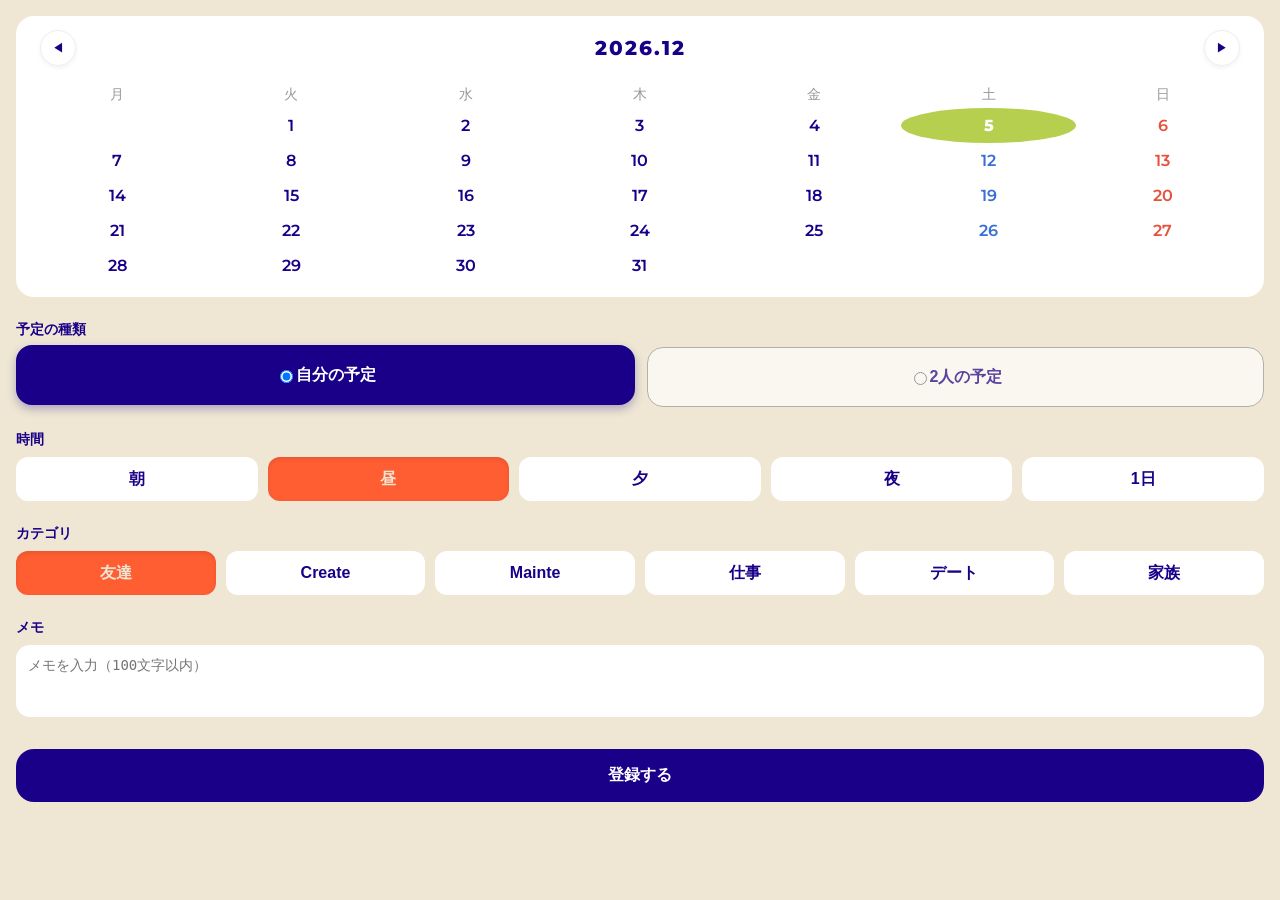
<file: index.html>
<!DOCTYPE html>
<html lang="ja">
 <head>
  <meta charset="UTF-8" />
  <title>予定登録</title>
  <meta name="viewport" content="width=device-width, initial-scale=1.0" />
  <link rel="stylesheet" href="style.css">

  <!-- フォント -->
  <link href="https://fonts.googleapis.com/css2?family=Montserrat:wght@300;600&family=Noto+Sans+JP:wght@400;600&display=swap" rel="stylesheet">
  <script src="https://static.line-scdn.net/liff/edge/2/sdk.js"></script>

 </head>

 <body>

  <!-- カレンダー -->
  <div class="calendar">
    <div class="calendar-header">
      <button id="prevMonth">◀︎</button>
      <span id="currentMonth">2025年1月</span>
      <button id="nextMonth">▶︎</button>
    </div>

    <div class="weekdays">
      <div>月</div><div>火</div><div>水</div><div>木</div><div>金</div><div>土</div><div>日</div>
    </div>
    <div class="dates" id="calendarDays"></div>
  </div>

  <!-- 予定タイプ -->
  <h2>予定の種類</h2>
  <div class="type-selection">
   <label class="type-btn">
    <input type="radio" name="scheduleType" value="me" checked> <span class="type-label">自分の予定</span>
   </label>
    <label class="type-btn">
     <input type="radio" name="scheduleType" value="both"> <span class="type-label">2人の予定</span>
    </label>
  </div>

  <!-- 時間 -->
  <h2>時間</h2>
  <div class="button-group time-group">
    <div class="btn">朝</div>
    <div class="btn selected">昼</div>
    <div class="btn">夕</div>
    <div class="btn">夜</div>
    <div class="btn">1日</div>
  </div>

  <!-- カテゴリ -->
  <h2>カテゴリ</h2>
  <div class="button-group category-group">
    <div class="btn selected">友達</div>
    <div class="btn">Create</div>
    <div class="btn">Mainte</div>
    <div class="btn">仕事</div>
    <div class="btn">デート</div>
    <div class="btn">家族</div>
  </div>

  <!-- メモ -->
  <h2>メモ</h2>
  <textarea rows="3" placeholder="メモを入力（100文字以内）"></textarea>

  <!-- 登録 -->
  <button class="submit" id="submitBtn">登録する</button>
  <script src="register.js"></script>
 </body>
</html>
</file>
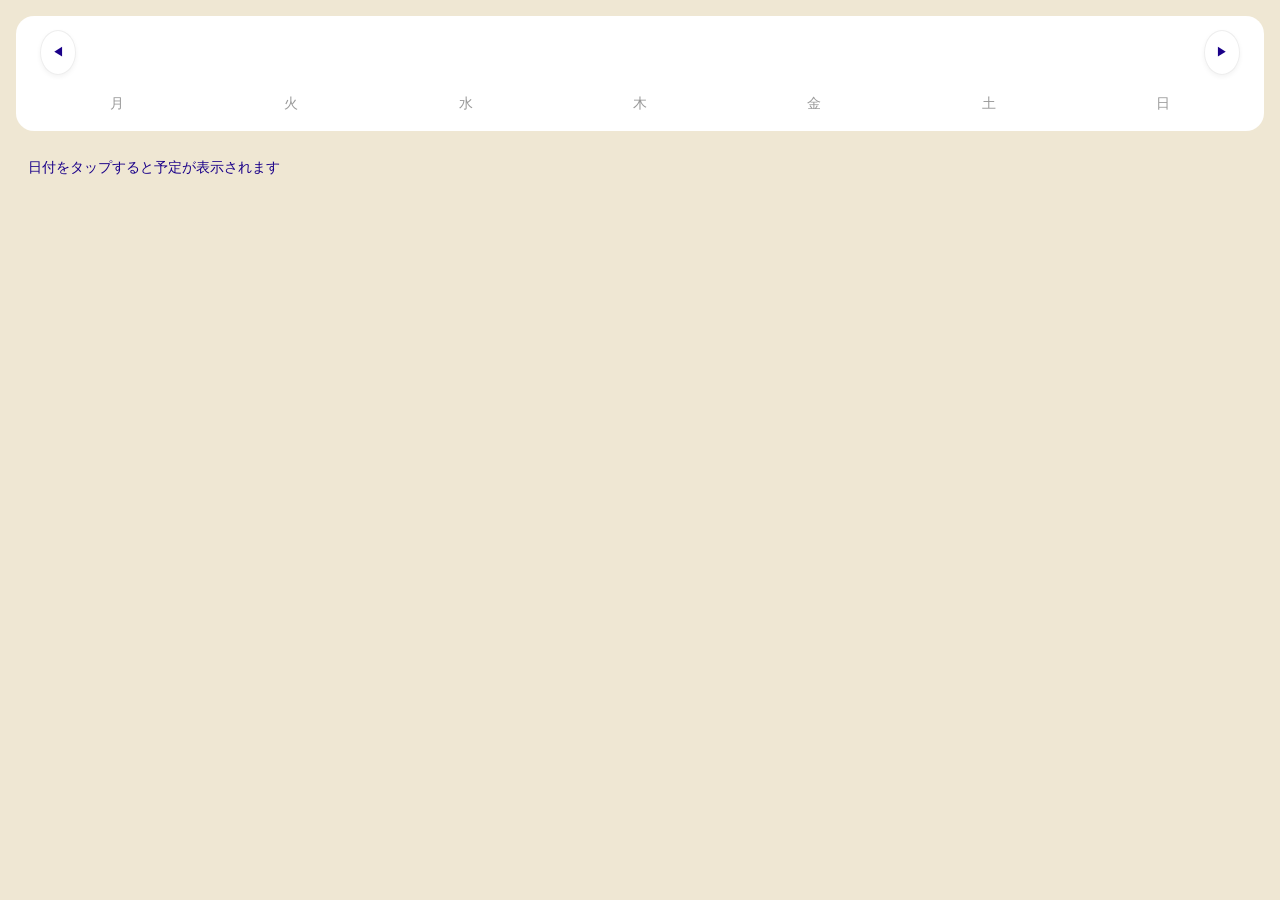
<file: detail.html>
<!DOCTYPE html>
<html lang="ja">
<head>
  <meta charset="UTF-8" />
  <title>予定確認</title>
  <meta name="viewport" content="width=device-width, initial-scale=1.0">
  <link rel="stylesheet" href="style-view.css?v=2">
  <script src="script-view.js?v=2" defer></script>
</head>
<body>
  <!-- カレンダー -->
  <div class="calendar">
    <div class="calendar-header">
      <button id="prevMonth">◀︎</button>
      <span id="currentMonth"></span>
      <button id="nextMonth">▶︎</button>
    </div>

    <div class="weekdays">
      <div>月</div><div>火</div><div>水</div>
      <div>木</div><div>金</div><div>土</div><div>日</div>
    </div>

    <div class="dates" id="calendarDays"></div>
  </div>
  
  <!-- 選択日の予定 -->
  <div id="scheduleList" style="
    margin-top: 16px;
    background: #transparent;
    border-radius: 16px;
    padding: 12px;
    min-height: 60px;
    font-size: 14px;
    ">
    日付をタップすると予定が表示されます
  </div>
  
</body>
</html>
</file>
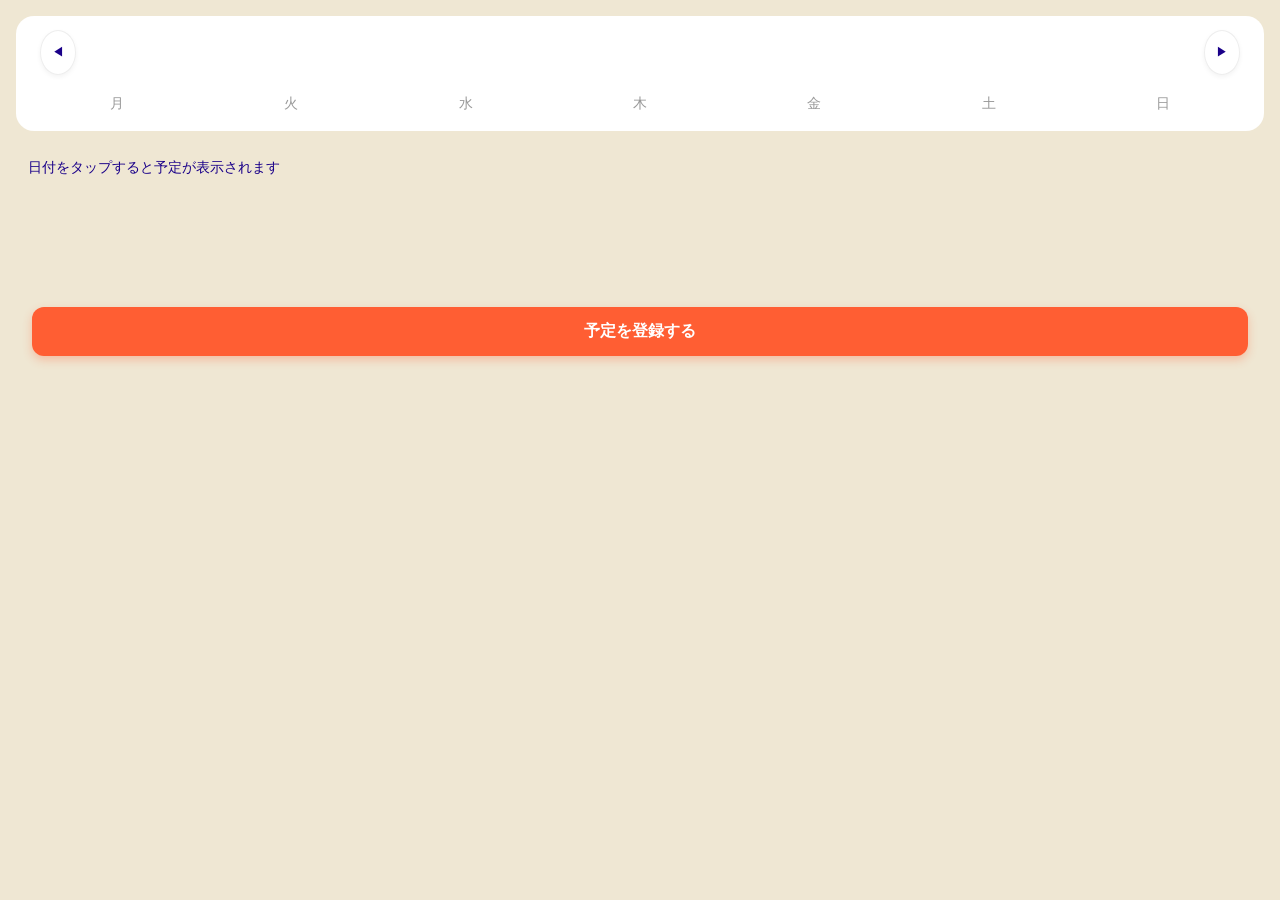
<file: view.html>
<!DOCTYPE html>
<html lang="ja">
<head>
  <meta charset="UTF-8" />
  <title>予定確認</title>
  <meta name="viewport" content="width=device-width, initial-scale=1.0">
  <link rel="stylesheet" href="style-view.css?v=2">
  <script src="script-view.js?v=2" defer></script>
</head>
<body>
  <!-- カレンダー -->
  <div class="calendar">
    <div class="calendar-header">
      <button id="prevMonth">◀︎</button>
      <span id="currentMonth"></span>
      <button id="nextMonth">▶︎</button>
    </div>

    <div class="weekdays">
      <div>月</div><div>火</div><div>水</div>
      <div>木</div><div>金</div><div>土</div><div>日</div>
    </div>

    <div class="dates" id="calendarDays"></div>
  </div>
  
  <!-- 選択日の予定 -->
  <div id="scheduleList" style="
    margin-top: 16px;
    background: #transparent;
    border-radius: 16px;
    padding: 12px;
    min-height: 60px;
    font-size: 14px;
    ">
    日付をタップすると予定が表示されます
  </div>
</body>
  
  <div style="padding: 0 16px; margin-bottom: 10px;">
   <button id="goToInput" class="main-button">予定を登録する</button>
  </div>
  
</html>
</file>
<file: style.css>
/* =========================
      基本設定
   ========================= */
   :root {
     --dark-blue: #1A0089;
     --orange: #FF5E33;
     --cream: #EFE7D3;
     --green: #B7CF4F;
     --gray: #999;
    }

   * {
     box-sizing: border-box;
    }

   body {
     margin: 0;
     padding: 16px;
     background: var(--cream);
     font-family: -apple-system, BlinkMacSystemFont,
       "Helvetica Neue", "Segoe UI", sans-serif;
     color: var(--dark-blue);
    }

   /* =========================
      見出し
   ========================= */
   h2 {
     font-size: 14px;
     font-weight: 600;
     margin: 24px 0 8px;
    }

   /* =========================
      カレンダー
   ========================= */
   .calendar {
     background: #fff;
     border-radius: 18px;
     padding: 14px;
    }

   .calendar-header {
     display: flex;
     justify-content: space-between;
     align-items: center;
     margin-bottom: 20px; /* 少しスキマを広げる */
     padding: 0 10px; /* 左右に少し余裕を */ 
    }

   .calendar-header span {
     font-family: 'Montserrat', sans-serif;
     font-size: 20px;
     letter-spacing: 2px;
     font-weight: 800;
     color: #1A0089
    }

    .calendar-header button {
      width: 36px;
      height: 36px;
      border-radius: 50%; /* まん丸！ */
      border: 1px solid #eee; /* 薄いグレーの線 */
      background: #fff;
      color: #1A0089;
      font-size: 12px; /* 記号の大きさ */
      display: flex;
      align-items: center;
      justify-content: center;
      cursor: pointer;
      box-shadow: 0 2px 5px rgba(0,0,0,0.05); /* ほんのり影 */
      transition: all 0.2s;
      -webkit-appearance: none; /* iPhoneでボタンが変な形になるのを防ぐ */
    }

   .weekdays,
   .dates {
     display: grid;
     grid-template-columns: repeat(7, 1fr);
     text-align: center;
    }

   .weekdays div {
     font-size: 14px;
     color: var(--gray);
     margin-bottom: 4px;
    }

   .dates div {
     font-family: 'Montserrat', sans-serif;
     font-weight: 600;
     padding: 8px 0;
     border-radius: 10px;
    }

   /*.dates div:hover {
     background: rgba(0,0,0,0.04);
    }*/

   .dates .selected {
     background: var(--orange);
     color: #fff;
    }

   .dates div.today {
     background-color: #B7CF4F !important; /* あの黄緑色 */
     color: #ffffff !important;           /* 文字を白くして読みやすく */
     border-radius: 50% !important;        /* まん丸にする */
     border: none !important;              /* 枠線を消してスッキリ */
     font-weight: 800 !important;          /* 数字を太くして強調 */
    }
    

   /* マーク用（後でJSから追加される想定） */
   .dates .mark {
     position: absolute;
     bottom: 2px;
     left: 50%;
     transform: translateX(-50%);
     font-size: 12px;
    }

    /* 日曜 */
    .sunday {
      color: #E5533D; /* 赤っぽい */
    }

    /* 土曜 */
    .saturday {
      color: #3A6FD8; /* 青っぽい */
    }
    
    /* 今日かつ選択されている時は、オレンジを優先する！ */
    .dates div.today.selected,
    .dates div.selected {
      background-color: var(--orange) !important;
      color: #fff !important;
      border-radius: 50% !important;
    }

    /* 日付セルの位置を基準にする */
    .dates div {
      position: relative; 
    }

    /* 絵文字を入れる場所の指定 */
    .dates .mark {
     position: absolute;
      bottom: -2px;      /* 数字のすぐ下に配置 */
      left: 50%;
      transform: translateX(-50%);
      font-size: 10px;   /* 絵文字を小さめに表示 */
      line-height: 1;
      pointer-events: none; /* クリックの邪魔をしない */
    }


    /* =========================
      ボタン系（予定の種類）
    ========================= */
　　 /* 1. ラジオボタン（ポチ）を消す */
    .type-selection input[type="radio"] {
      display: none !important;
    }

    /* 2つのボタンを横に並べる */
    .type-selection {
      display: flex;
      gap: 12px;
      margin-top: 8px;
    }

    /* ボタンの基本の見た目（主役っぽく！） */
    .type-btn {
      flex: 1; /* 同じ幅で広がる */
      height: 60px; /* 他のボタンより少し高くして主役感を出す */
      display: flex;
      align-items: center;
      justify-content: center;
      background: white;
      border: 2px solid var(--dark-blue);
      border-radius: 16px;
      cursor: pointer;
      transition: all 0.2s ease;
      font-weight: bold;
      font-size: 16px;
     }

    /* ✅ チェック（選択）された時のデザイン */
    .type-btn:has(input:checked) {
      background-color: #1A0089;
      color: white;
      transform: translateY(-2px); /* 少し浮き上がる */
      box-shadow: 0 4px 10px rgba(26, 0, 137, 0.3);
    }
 
    /* 選択されてない時は少し薄くする */
    .type-btn:not(:has(input:checked)) {
      opacity: 0.7;
      border: 1px solid var(--gray);
    }


   /* =========================
      ボタン系（時間・カテゴリ）
   ========================= */
   .button-group {
     display: grid;
     grid-template-columns: repeat(auto-fit, minmax(80px, 1fr));
     flex-wrap: wrap;
     gap: 10px;
    }

   .btn {
     height: 44px;
     display: flex;
     align-items: center;
     justify-content: center;
     border-radius: 12px;
     font-weight: bold;
     background: white;
    }

   /*.btn:hover {
     background: rgba(0,0,0,0.04);
    }*/

   .btn.selected {
     background-color: #ff5e33;
     color: #efe7d3;
     box-shadow: inset 0 2px 4px rgba(0, 0, 0, 0.1);
    }

   /* =========================
      メモ
   ========================= */
   textarea {
     width: 100%;
     border-radius: 14px;
     border:none;
     padding: 12px;
     font-size: 14px;
     resize: none;
    }

   /* =========================
      登録ボタン（最重要）
   ========================= */
   .submit {
     margin-top: 28px;
     width: 100%;
     padding: 16px;
     border-radius: 18px;
     border: none;
     background: var(--dark-blue);
     color: #fff;
     font-size: 16px;
     font-weight: 600;
     cursor: pointer;
     transition: transform 0.1s ease, background 0.2s ease;
    }

   .submit:active {
     transform: scale(0.97);
     background: var(--orange);
    }
</file>
<file: style-view.css>
/* =========================
      基本設定
   ========================= */
   :root {
     --dark-blue: #1A0089;
     --orange: #FF5E33;
     --cream: #EFE7D3;
     --green: #B7CF4F;
     --gray: #999;
    }

   * {
     box-sizing: border-box;
    }

   body {
     margin: 0;
     padding: 16px;
     background: var(--cream);
     font-family: -apple-system, BlinkMacSystemFont,
       "Helvetica Neue", "Segoe UI", sans-serif;
     color: var(--dark-blue);
    }

   /* =========================
      見出し
   ========================= */
   h2 {
     font-size: 14px;
     font-weight: 600;
     margin: 24px 0 8px;
    }

   /* =========================
      カレンダー
   ========================= */
   .calendar {
     background: #fff;
     border-radius: 18px;
     padding: 14px;
    }

   .calendar-header {
     display: flex;
     justify-content: space-between;
     align-items: center;
     margin-bottom: 20px; /* 少しスキマを広げる */
     padding: 0 10px; /* 左右に少し余裕を */ 
    }

   .calendar-header span {
     font-family: 'Montserrat', sans-serif;
     font-size: 20px;
     letter-spacing: 2px;
     font-weight: 800;
     color: #1A0089
    }

    .calendar-header button {
      width: 36px;
      height: 45px;
      border-radius: 50%; /* まん丸！ */
      border: 1px solid #eee; /* 薄いグレーの線 */
      background: #fff;
      color: #1A0089;
      font-size: 12px; /* 記号の大きさ */
      display: flex;
      align-items: center;
      justify-content: center;
      cursor: pointer;
      box-shadow: 0 2px 5px rgba(0,0,0,0.05); /* ほんのり影 */
      transition: all 0.2s;
      -webkit-appearance: none; /* iPhoneでボタンが変な形になるのを防ぐ */
    }

   .weekdays,
   .dates {
     display: grid;
     grid-template-columns: repeat(7, 1fr);
     text-align: center;
    }

   .weekdays div {
     font-size: 14px;
     color: var(--gray);
     margin-bottom: 4px;
    }

   .dates div {
     font-family: 'Montserrat', sans-serif;
     font-weight: 600;
     padding: 8px 0;
     border-radius: 10px;
    }

   /*.dates div:hover {
     background: rgba(0,0,0,0.04);
    }*/

   .dates .selected {
     background: var(--orange);
     color: #fff;
    }

   .dates div.today {
     background-color: #B7CF4F !important; /* あの黄緑色 */
     color: #ffffff !important;           /* 文字を白くして読みやすく */
     border-radius: 50% !important;        /* まん丸にする */
     border: none !important;              /* 枠線を消してスッキリ */
     font-weight: 800 !important;          /* 数字を太くして強調 */
    }
    

   /* マーク用（後でJSから追加される想定） */
   .dates .mark {
     position: absolute;
     bottom: 2px;
     left: 50%;
     transform: translateX(-50%);
     font-size: 12px;
    }

    /* 日曜 */
    .sunday {
      color: #E5533D; /* 赤っぽい */
    }

    /* 土曜 */
    .saturday {
      color: #3A6FD8; /* 青っぽい */
    }
    
    /* 今日かつ選択されている時は、オレンジを優先する！ */
    .dates div.today.selected,
    .dates div.selected {
      background-color: var(--orange) !important;
      color: #fff !important;
      border-radius: 50% !important;
    }

    /* 日付セルの位置を基準にする */
    .dates div {
      position: relative; 
    }

    /* 絵文字を入れる場所の指定 */
    .dates .mark {
     position: absolute;
      bottom: -2px;      /* 数字のすぐ下に配置 */
      left: 50%;
      transform: translateX(-50%);
      font-size: 10px;   /* 絵文字を小さめに表示 */
      line-height: 1;
      pointer-events: none; /* クリックの邪魔をしない */
    }


    /* =========================
      ボタン系（予定の種類）
    ========================= */
    /* 1. ラジオボタン（ポチ）を消す */
    .type-selection input[type="radio"] {
      display: none !important;
    }

    /* 2つのボタンを横に並べる */
    .type-selection {
      display: flex;
      gap: 12px;
      margin-top: 8px;
    }

    /* ボタンの基本の見た目（主役っぽく！） */
    .type-btn {
      flex: 1; /* 同じ幅で広がる */
      height: 60px; /* 他のボタンより少し高くして主役感を出す */
      display: flex;
      align-items: center;
      justify-content: center;
      background: white;
      border: 2px solid var(--dark-blue);
      border-radius: 16px;
      cursor: pointer;
      transition: all 0.2s ease;
      font-weight: bold;
      font-size: 16px;
     }

    /* ✅ チェック（選択）された時のデザイン */
    .type-btn:has(input:checked) {
      background-color: #1A0089;
      color: white;
      transform: translateY(-2px); /* 少し浮き上がる */
      box-shadow: 0 4px 10px rgba(26, 0, 137, 0.3);
    }
 
    /* 選択されてない時は少し薄くする */
    .type-btn:not(:has(input:checked)) {
      opacity: 0.7;
      border: 1px solid var(--gray);
    }


   /* =========================
      ボタン系（時間・カテゴリ）
   ========================= */
   .button-group {
     display: grid;
     grid-template-columns: repeat(auto-fit, minmax(80px, 1fr));
     flex-wrap: wrap;
     gap: 10px;
    }

   .btn {
     height: 44px;
     display: flex;
     align-items: center;
     justify-content: center;
     border-radius: 12px;
     font-weight: bold;
     background: white;
    }

   /*.btn:hover {
     background: rgba(0,0,0,0.04);
    }*/

   .btn.selected {
     background-color: #ff5e33;
     color: #efe7d3;
     box-shadow: inset 0 2px 4px rgba(0, 0, 0, 0.1);
    }

   /* =========================
      メモ
   ========================= */
   textarea {
     width: 100%;
     border-radius: 14px;
     border:none;
     padding: 12px;
     font-size: 14px;
     resize: none;
    }

   /* =========================
      登録ボタン（最重要）
   ========================= */
   .submit {
     margin-top: 28px;
     width: 100%;
     padding: 16px;
     border-radius: 18px;
     border: none;
     background: var(--dark-blue);
     color: #fff;
     font-size: 16px;
     font-weight: 600;
     cursor: pointer;
     transition: transform 0.1s ease, background 0.2s ease;
    }

   .submit:active {
     transform: scale(0.97);
     background: var(--orange);
    }

    /* カード全体のスタイル */
.schedule-card-new {
  display: flex;
  align-items: center;
  background: #fff;
  border-radius: 20px;
  padding: 12px 16px;
  margin-bottom: 12px;
  box-shadow: 0 4px 6px rgba(0,0,0,0.05);
}

/* 左：アイコン部分 */
.card-left {
  text-align: center;
  min-width: 60px;
  margin-right: 12px;
}
.owner-icon { font-size: 30px; }
.owner-name { 
  font-size: 10px; 
  font-weight: bold; 
  color: #1A0089; 
  margin-top: 2px;
}

/* 中：テキスト部分 */
.card-body {
  flex-grow: 1;
}
.tag-row {
  display: flex;
  gap: 5px;
  margin-bottom: 6px;
}
.category-tag {
  border: 2px solid #1A0089;
  color: #1A0089;
  background: #fff;
  border-radius: 20px;
  padding: 2px 12px;
  font-size: 11px;
  font-weight: bold;
}
.time-tag {
  background: #1A0089;
  color: #fff;
  border-radius: 20px;
  padding: 2px 10px;
  font-size: 11px;
}
.memo-text {
  font-size: 14px;
  color: #333;
  font-weight: 500;
}

/* 右：丸ボタン */
.card-right {
  display: flex;
  gap: 8px;
  margin-left: 10px;
}
.edit-circle-btn, .delete-circle-btn {
  width: 40px;
  height: 40px;
  border-radius: 50%;
  border: none;
  display: flex;
  align-items: center;
  justify-content: center;
  cursor: pointer;
  transition: 0.2s;
}
.edit-circle-btn { background: #C0C0C0; }
.delete-circle-btn { background: #FF724C; }

.edit-circle-btn:active, .delete-circle-btn:active {
  transform: scale(0.9);
}
/* カード全体のスタイル */
.schedule-card-new {
  display: flex;
  align-items: center;
  background: #fff;
  border-radius: 20px;
  padding: 12px 16px;
  margin-bottom: 12px;
  box-shadow: 0 4px 6px rgba(0,0,0,0.05);
}

/* 左：アイコン部分 */
.card-left {
  text-align: center;
  min-width: 60px;
  margin-right: 12px;
}
.owner-icon { font-size: 30px; }
.owner-name { 
  font-size: 10px; 
  font-weight: bold; 
  color: #1A0089; 
  margin-top: 2px;
}

/* 中：テキスト部分 */
.card-body {
  flex-grow: 1;
}
.tag-row {
  display: flex;
  gap: 5px;
  margin-bottom: 6px;
}
.category-tag {
  border: 2px solid #1A0089;
  color: #1A0089;
  background: #fff;
  border-radius: 20px;
  padding: 2px 12px;
  font-size: 11px;
  font-weight: bold;
}
.time-tag {
  background: #1A0089;
  color: #fff;
  border-radius: 20px;
  padding: 2px 10px;
  font-size: 11px;
}
.memo-text {
  font-size: 14px;
  color: #333;
  font-weight: 500;
}

/* 右：丸ボタン */
.card-right {
  display: flex;
  gap: 8px;
  margin-left: 10px;
}
.edit-circle-btn, .delete-circle-btn {
  width: 40px;
  height: 40px;
  border-radius: 50%;
  border: none;
  display: flex;
  align-items: center;
  justify-content: center;
  cursor: pointer;
  transition: 0.2s;
}
.edit-circle-btn { background: #C0C0C0; }
.delete-circle-btn { background: #FF724C; }

.edit-circle-btn:active, .delete-circle-btn:active {
  transform: scale(0.9);
}

/* ボタンの入れ物を画面の底に固定する */
.bottom-button-container {
  position: fixed;      /* 画面に固定 */
  bottom: 0;            /* 一番下にピタッ */
  left: 0;
  right: 0;
  padding: 16px 20px 30px; /* 下側に少し余裕を持たせる（スマホのバー対策） */
  background: linear-gradient(to top, rgba(255,255,255,1) 70%, rgba(255,255,255,0)); /* 背景を少し白くぼかすと文字と重なっても読みやすい */
  z-index: 1000;        /* カレンダーより必ず上に表示 */
}

/* ボタン本体のデザイン */
.main-button {
  width: 100%;
  padding: 16px;
  background-color: #FF5E33; /* オレンジ */
  color: white;
  border: none;
  border-radius: 50px;       /* 角を丸くして「カプセル型」にすると可愛い！ */
  font-size: 16px;
  font-weight: bold;
  box-shadow: 0 8px 20px rgba(255, 94, 51, 0.4); /* 浮いてる感を出す影 */
  cursor: pointer;
  transition: transform 0.1s;
}

.main-button:active {
  transform: scale(0.95);    /* 押した時の「ぷにっ」とした感触 */
}

/* ★重要：予定リストがボタンに隠れないように、リストの下に余白を作る */
#scheduleList {
  margin-bottom: 100px;      /* ボタンの分だけ隙間をあける */
}

.main-button {
  width: 100%;
  padding: 14px;
  background-color: #FF5E33; /* 登録ページと同じオレンジ */
  color: white;
  border: none;
  border-radius: 12px;
  font-size: 16px;
  font-weight: bold;
  cursor: pointer;
  box-shadow: 0 4px 10px rgba(255, 94, 51, 0.3);
  transition: transform 0.1s;
}
</file>
